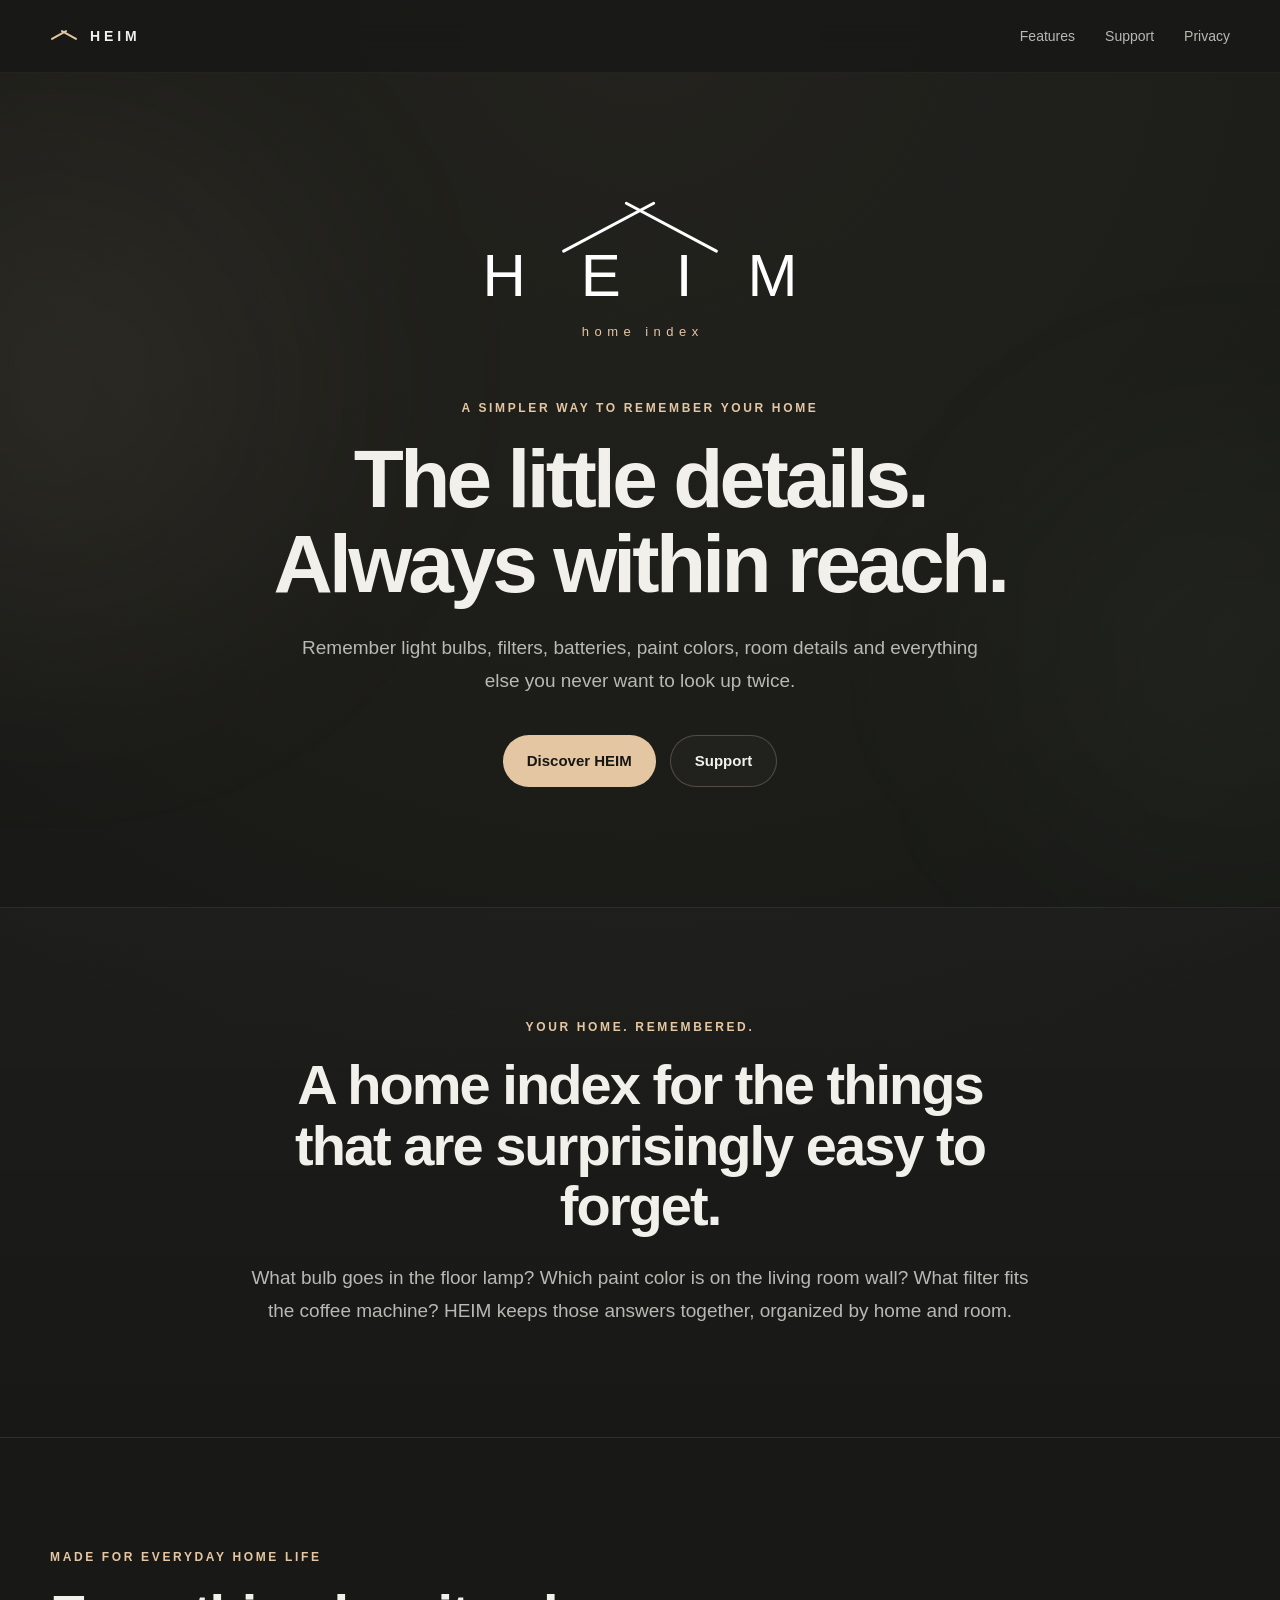
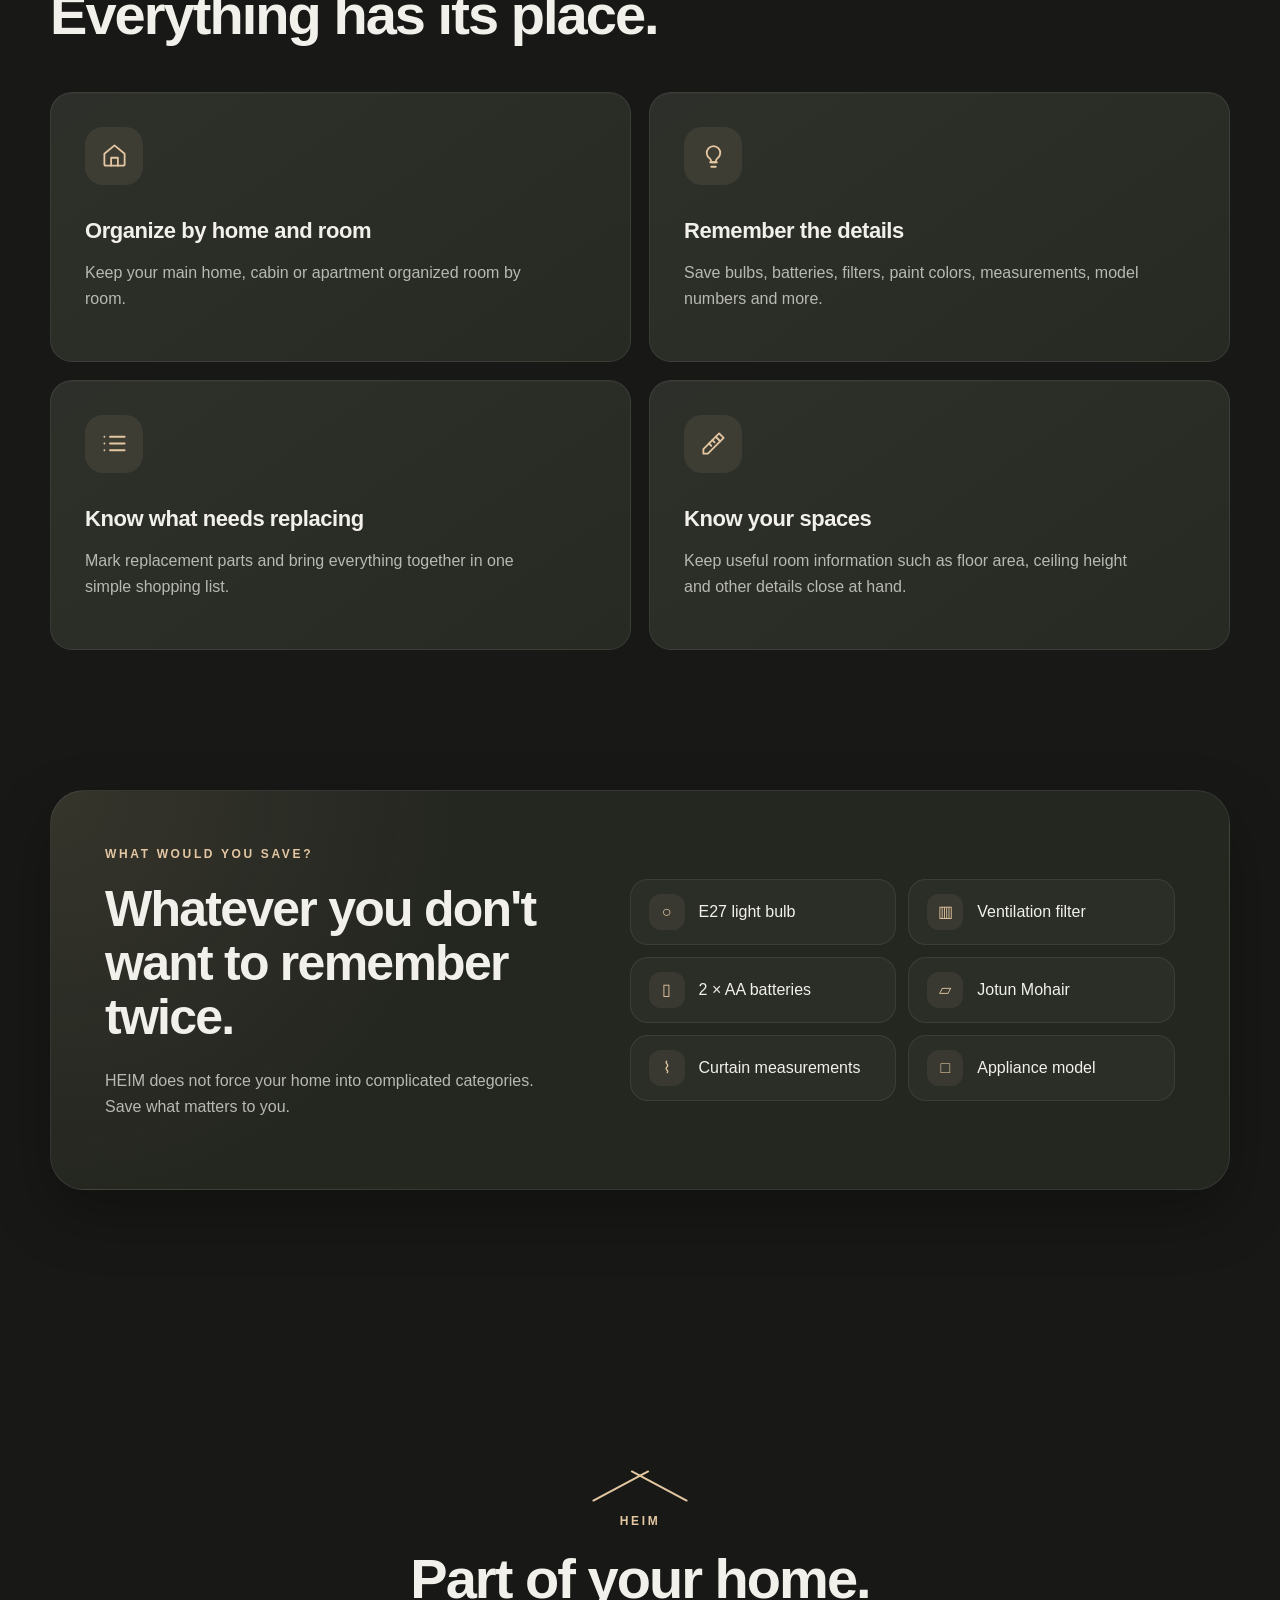
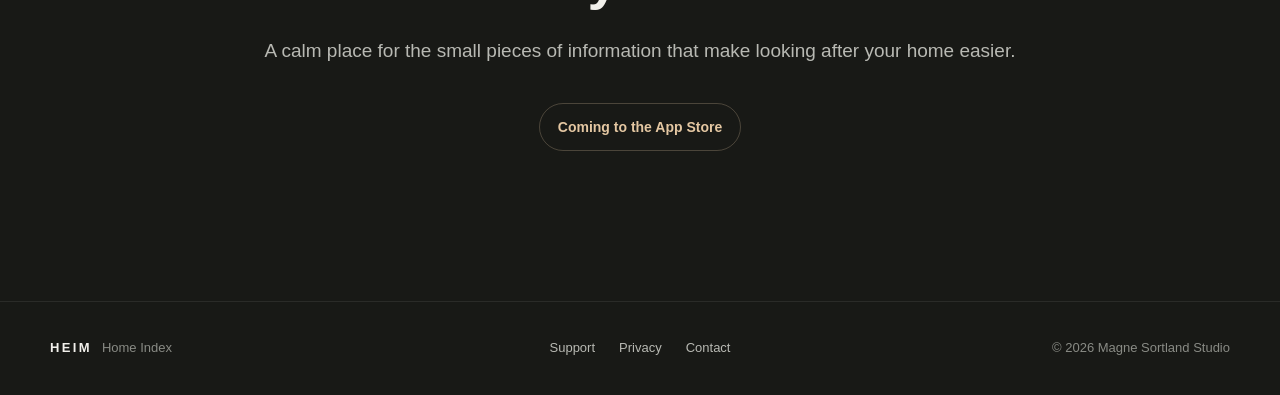
<file: index.html>
<!doctype html>
<html lang="en">
<head>
  <meta charset="UTF-8" />
  <meta name="viewport" content="width=device-width, initial-scale=1.0" />

  <title>HEIM – Home Index</title>

  <meta
    name="description"
    content="HEIM is a simple home index for remembering the little details that keep your home running smoothly."
  />

  <link rel="stylesheet" href="styles.css" />
</head>

<body>

  <!-- =====================================================
       NAVIGATION
  ====================================================== -->

  <header class="site-header">
    <div class="container nav-inner">

      <a href="index.html" class="nav-brand" aria-label="HEIM home">
        <div class="mini-logo">
          <span class="mini-roof"></span>
          <span class="mini-word">HEIM</span>
        </div>
      </a>

      <nav class="nav-links">
        <a href="#features">Features</a>
        <a href="support.html">Support</a>
        <a href="privacy.html">Privacy</a>
      </nav>

    </div>
  </header>


  <main>

    <!-- =====================================================
         HERO
    ====================================================== -->

    <section class="hero">

      <div class="hero-glow hero-glow-one"></div>
      <div class="hero-glow hero-glow-two"></div>

      <div class="container hero-inner">

        <div class="heim-logo hero-logo">
          <div class="roof-mark"></div>

          <div class="heim-word">
            H E I M
          </div>

          <div class="heim-subtitle">
            home index
          </div>
        </div>

        <p class="eyebrow">
          A simpler way to remember your home
        </p>

        <h1>
          The little details.<br />
          Always within reach.
        </h1>

        <p class="hero-copy">
          Remember light bulbs, filters, batteries, paint colors,
          room details and everything else you never want to look up twice.
        </p>

        <div class="hero-actions">
          <a href="#features" class="button button-primary">
            Discover HEIM
          </a>

          <a href="support.html" class="button button-secondary">
            Support
          </a>
        </div>

      </div>

    </section>


    <!-- =====================================================
         INTRO
    ====================================================== -->

    <section class="section intro-section">
      <div class="container narrow">

        <p class="section-kicker">Your home. Remembered.</p>

        <h2>
          A home index for the things that are surprisingly easy to forget.
        </h2>

        <p class="large-copy">
          What bulb goes in the floor lamp? Which paint color is on the
          living room wall? What filter fits the coffee machine?
          HEIM keeps those answers together, organized by home and room.
        </p>

      </div>
    </section>


    <!-- =====================================================
         FEATURES
    ====================================================== -->

    <section class="section" id="features">

      <div class="container">

        <div class="section-heading">
          <div>
            <p class="section-kicker">Made for everyday home life</p>
            <h2>Everything has its place.</h2>
          </div>
        </div>


        <div class="feature-grid">

          <!-- CARD 1 -->

          <article class="feature-card">

            <div class="feature-icon icon-home">
              <svg
                viewBox="0 0 24 24"
                aria-hidden="true"
              >
                <path d="M3 10.5 12 3l9 7.5v9a1.5 1.5 0 0 1-1.5 1.5h-15A1.5 1.5 0 0 1 3 19.5z"/>
                <path d="M9 21v-7h6v7"/>
              </svg>
            </div>

            <h3>Organize by home and room</h3>

            <p>
              Keep your main home, cabin or apartment organized
              room by room.
            </p>

          </article>


          <!-- CARD 2 -->

          <article class="feature-card">

            <div class="feature-icon icon-bulb">
              <svg
                viewBox="0 0 24 24"
                aria-hidden="true"
              >
                <path d="M9 18h6"/>
                <path d="M10 22h4"/>
                <path d="M8.5 14.5A6 6 0 1 1 15.5 14.5C14.4 15.3 14 16 14 18h-4c0-2-.4-2.7-1.5-3.5z"/>
              </svg>
            </div>

            <h3>Remember the details</h3>

            <p>
              Save bulbs, batteries, filters, paint colors,
              measurements, model numbers and more.
            </p>

          </article>


          <!-- CARD 3 -->

          <article class="feature-card">

            <div class="feature-icon icon-list">
              <svg
                viewBox="0 0 24 24"
                aria-hidden="true"
              >
                <path d="M8 6h13"/>
                <path d="M8 12h13"/>
                <path d="M8 18h13"/>
                <path d="M3 6h.01"/>
                <path d="M3 12h.01"/>
                <path d="M3 18h.01"/>
              </svg>
            </div>

            <h3>Know what needs replacing</h3>

            <p>
              Mark replacement parts and bring everything together
              in one simple shopping list.
            </p>

          </article>


          <!-- CARD 4 -->

          <article class="feature-card">

            <div class="feature-icon icon-ruler">
              <svg
                viewBox="0 0 24 24"
                aria-hidden="true"
              >
                <path d="m3 17 14-14 4 4L7 21H3z"/>
                <path d="m14 6 4 4"/>
                <path d="m11 9 2 2"/>
                <path d="m8 12 2 2"/>
              </svg>
            </div>

            <h3>Know your spaces</h3>

            <p>
              Keep useful room information such as floor area,
              ceiling height and other details close at hand.
            </p>

          </article>

        </div>
      </div>
    </section>


    <!-- =====================================================
         EXAMPLES
    ====================================================== -->

    <section class="section examples-section">

      <div class="container">

        <div class="examples-panel">

          <div class="examples-copy">
            <p class="section-kicker">What would you save?</p>

            <h2>
              Whatever you don't want to remember twice.
            </h2>

            <p>
              HEIM does not force your home into complicated categories.
              Save what matters to you.
            </p>
          </div>


          <div class="example-tags">

            <div class="example-tag">
              <span class="tag-icon">○</span>
              E27 light bulb
            </div>

            <div class="example-tag">
              <span class="tag-icon">▥</span>
              Ventilation filter
            </div>

            <div class="example-tag">
              <span class="tag-icon">▯</span>
              2 × AA batteries
            </div>

            <div class="example-tag">
              <span class="tag-icon">▱</span>
              Jotun Mohair
            </div>

            <div class="example-tag">
              <span class="tag-icon">⌇</span>
              Curtain measurements
            </div>

            <div class="example-tag">
              <span class="tag-icon">□</span>
              Appliance model
            </div>

          </div>

        </div>

      </div>

    </section>


    <!-- =====================================================
         FINAL CTA
    ====================================================== -->

    <section class="section final-section">

      <div class="container narrow">

        <div class="roof-decoration"></div>

        <p class="section-kicker">HEIM</p>

        <h2>
          Part of your home.
        </h2>

        <p class="large-copy">
          A calm place for the small pieces of information
          that make looking after your home easier.
        </p>

        <div class="coming-soon">
          Coming to the App Store
        </div>

      </div>

    </section>

  </main>


  <!-- =====================================================
       FOOTER
  ====================================================== -->

  <footer class="site-footer">

    <div class="container footer-inner">

      <div>
        <strong>HEIM</strong>
        <span>Home Index</span>
      </div>

      <div class="footer-links">
        <a href="support.html">Support</a>
        <a href="privacy.html">Privacy</a>
        <a href="mailto:magne.sortland.studio@gmail.com">
          Contact
        </a>
      </div>

      <p class="copyright">
        © 2026 Magne Sortland Studio
      </p>

    </div>

  </footer>

</body>
</html>
</file>
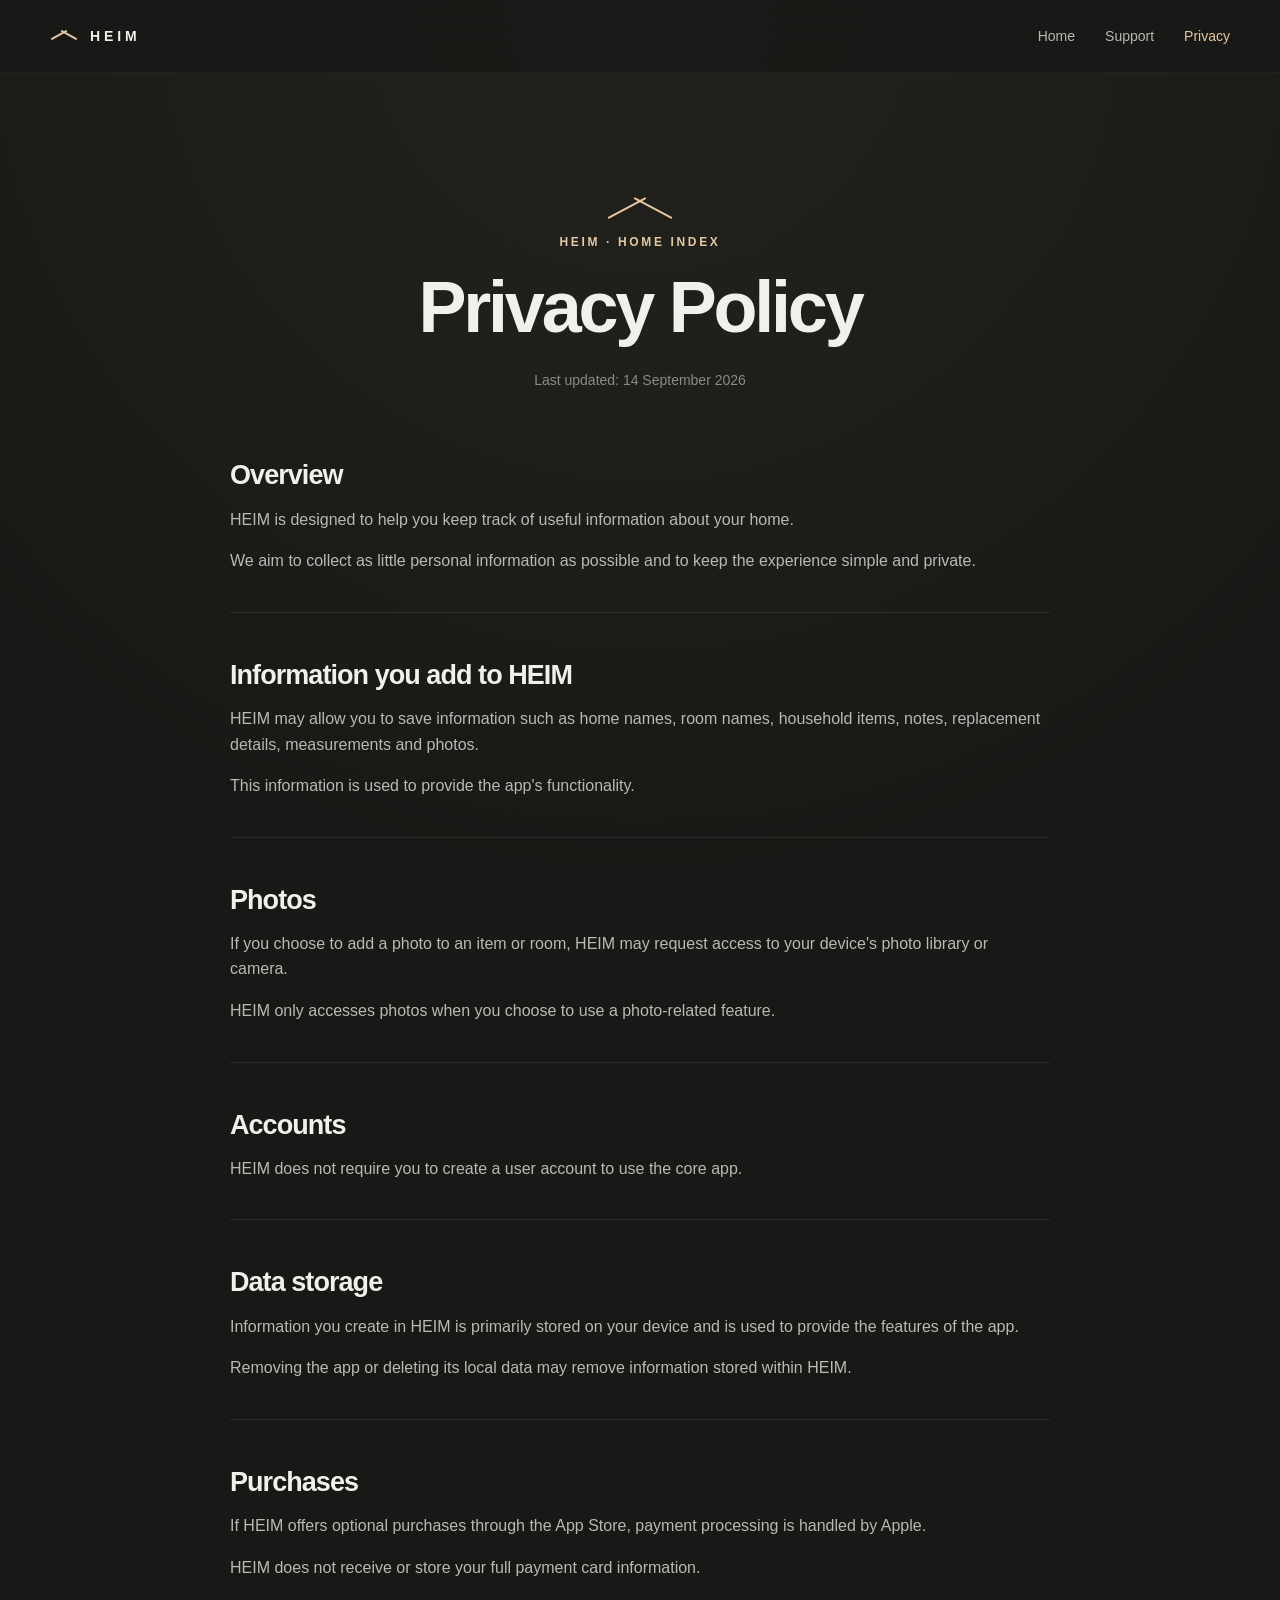
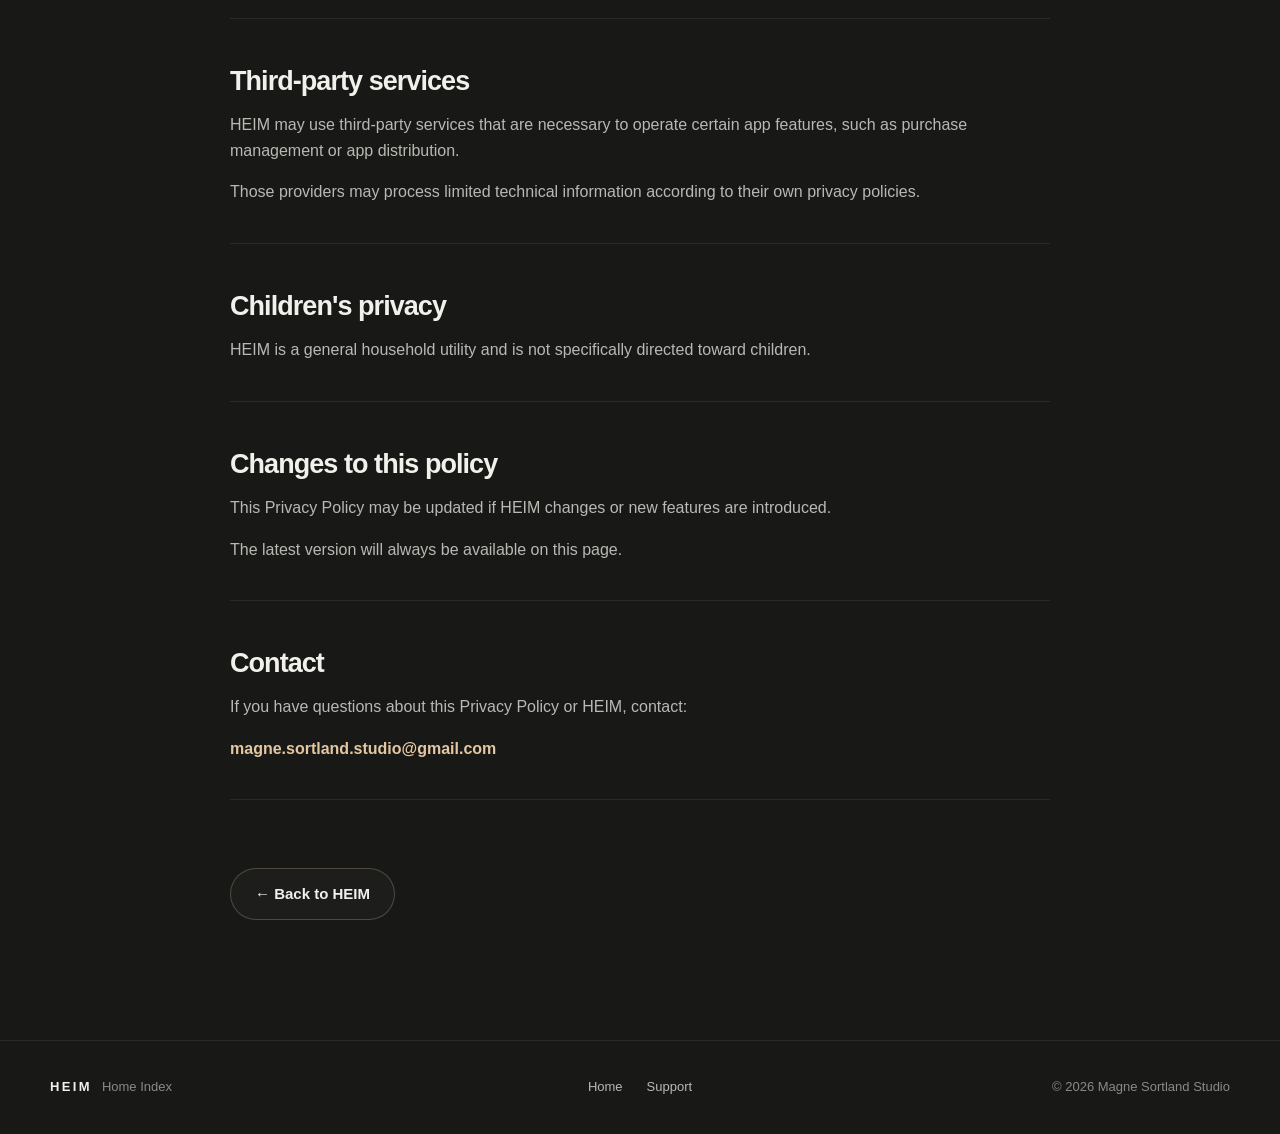
<file: privacy.html>
<!doctype html>
<html lang="en">
<head>
  <meta charset="UTF-8" />
  <meta name="viewport" content="width=device-width, initial-scale=1.0" />

  <title>Privacy Policy – HEIM</title>

  <meta
    name="description"
    content="Privacy Policy for HEIM – Home Index."
  />

  <link rel="stylesheet" href="styles.css" />
</head>

<body>

  <!-- =====================================================
       NAVIGATION
  ====================================================== -->

  <header class="site-header">
    <div class="container nav-inner">

      <a href="index.html" class="nav-brand" aria-label="HEIM home">
        <div class="mini-logo">
          <span class="mini-roof"></span>
          <span class="mini-word">HEIM</span>
        </div>
      </a>

      <nav class="nav-links">
        <a href="index.html">Home</a>
        <a href="support.html">Support</a>
        <a href="privacy.html" class="active">Privacy</a>
      </nav>

    </div>
  </header>


  <main class="legal-page">

    <div class="container legal-container">

      <div class="legal-header">

        <div class="small-roof"></div>

        <p class="section-kicker">HEIM · Home Index</p>

        <h1>Privacy Policy</h1>

        <p class="legal-date">
          Last updated: 14 September 2026
        </p>

      </div>


      <div class="legal-content">

        <section>
          <h2>Overview</h2>

          <p>
            HEIM is designed to help you keep track of useful
            information about your home.
          </p>

          <p>
            We aim to collect as little personal information as
            possible and to keep the experience simple and private.
          </p>
        </section>


        <section>
          <h2>Information you add to HEIM</h2>

          <p>
            HEIM may allow you to save information such as home names,
            room names, household items, notes, replacement details,
            measurements and photos.
          </p>

          <p>
            This information is used to provide the app's functionality.
          </p>
        </section>


        <section>
          <h2>Photos</h2>

          <p>
            If you choose to add a photo to an item or room, HEIM may
            request access to your device's photo library or camera.
          </p>

          <p>
            HEIM only accesses photos when you choose to use a
            photo-related feature.
          </p>
        </section>


        <section>
          <h2>Accounts</h2>

          <p>
            HEIM does not require you to create a user account to use
            the core app.
          </p>
        </section>


        <section>
          <h2>Data storage</h2>

          <p>
            Information you create in HEIM is primarily stored on your
            device and is used to provide the features of the app.
          </p>

          <p>
            Removing the app or deleting its local data may remove
            information stored within HEIM.
          </p>
        </section>


        <section>
          <h2>Purchases</h2>

          <p>
            If HEIM offers optional purchases through the App Store,
            payment processing is handled by Apple.
          </p>

          <p>
            HEIM does not receive or store your full payment card
            information.
          </p>
        </section>


        <section>
          <h2>Third-party services</h2>

          <p>
            HEIM may use third-party services that are necessary to
            operate certain app features, such as purchase management
            or app distribution.
          </p>

          <p>
            Those providers may process limited technical information
            according to their own privacy policies.
          </p>
        </section>


        <section>
          <h2>Children's privacy</h2>

          <p>
            HEIM is a general household utility and is not specifically
            directed toward children.
          </p>
        </section>


        <section>
          <h2>Changes to this policy</h2>

          <p>
            This Privacy Policy may be updated if HEIM changes or new
            features are introduced.
          </p>

          <p>
            The latest version will always be available on this page.
          </p>
        </section>


        <section>
          <h2>Contact</h2>

          <p>
            If you have questions about this Privacy Policy or HEIM,
            contact:
          </p>

          <a
            class="contact-link"
            href="mailto:magne.sortland.studio@gmail.com"
          >
            magne.sortland.studio@gmail.com
          </a>
        </section>


        <div class="legal-back">
          <a href="index.html" class="button button-secondary">
            ← Back to HEIM
          </a>
        </div>

      </div>

    </div>

  </main>


  <footer class="site-footer">

    <div class="container footer-inner">

      <div>
        <strong>HEIM</strong>
        <span>Home Index</span>
      </div>

      <div class="footer-links">
        <a href="index.html">Home</a>
        <a href="support.html">Support</a>
      </div>

      <p class="copyright">
        © 2026 Magne Sortland Studio
      </p>

    </div>

  </footer>

</body>
</html>
</file>
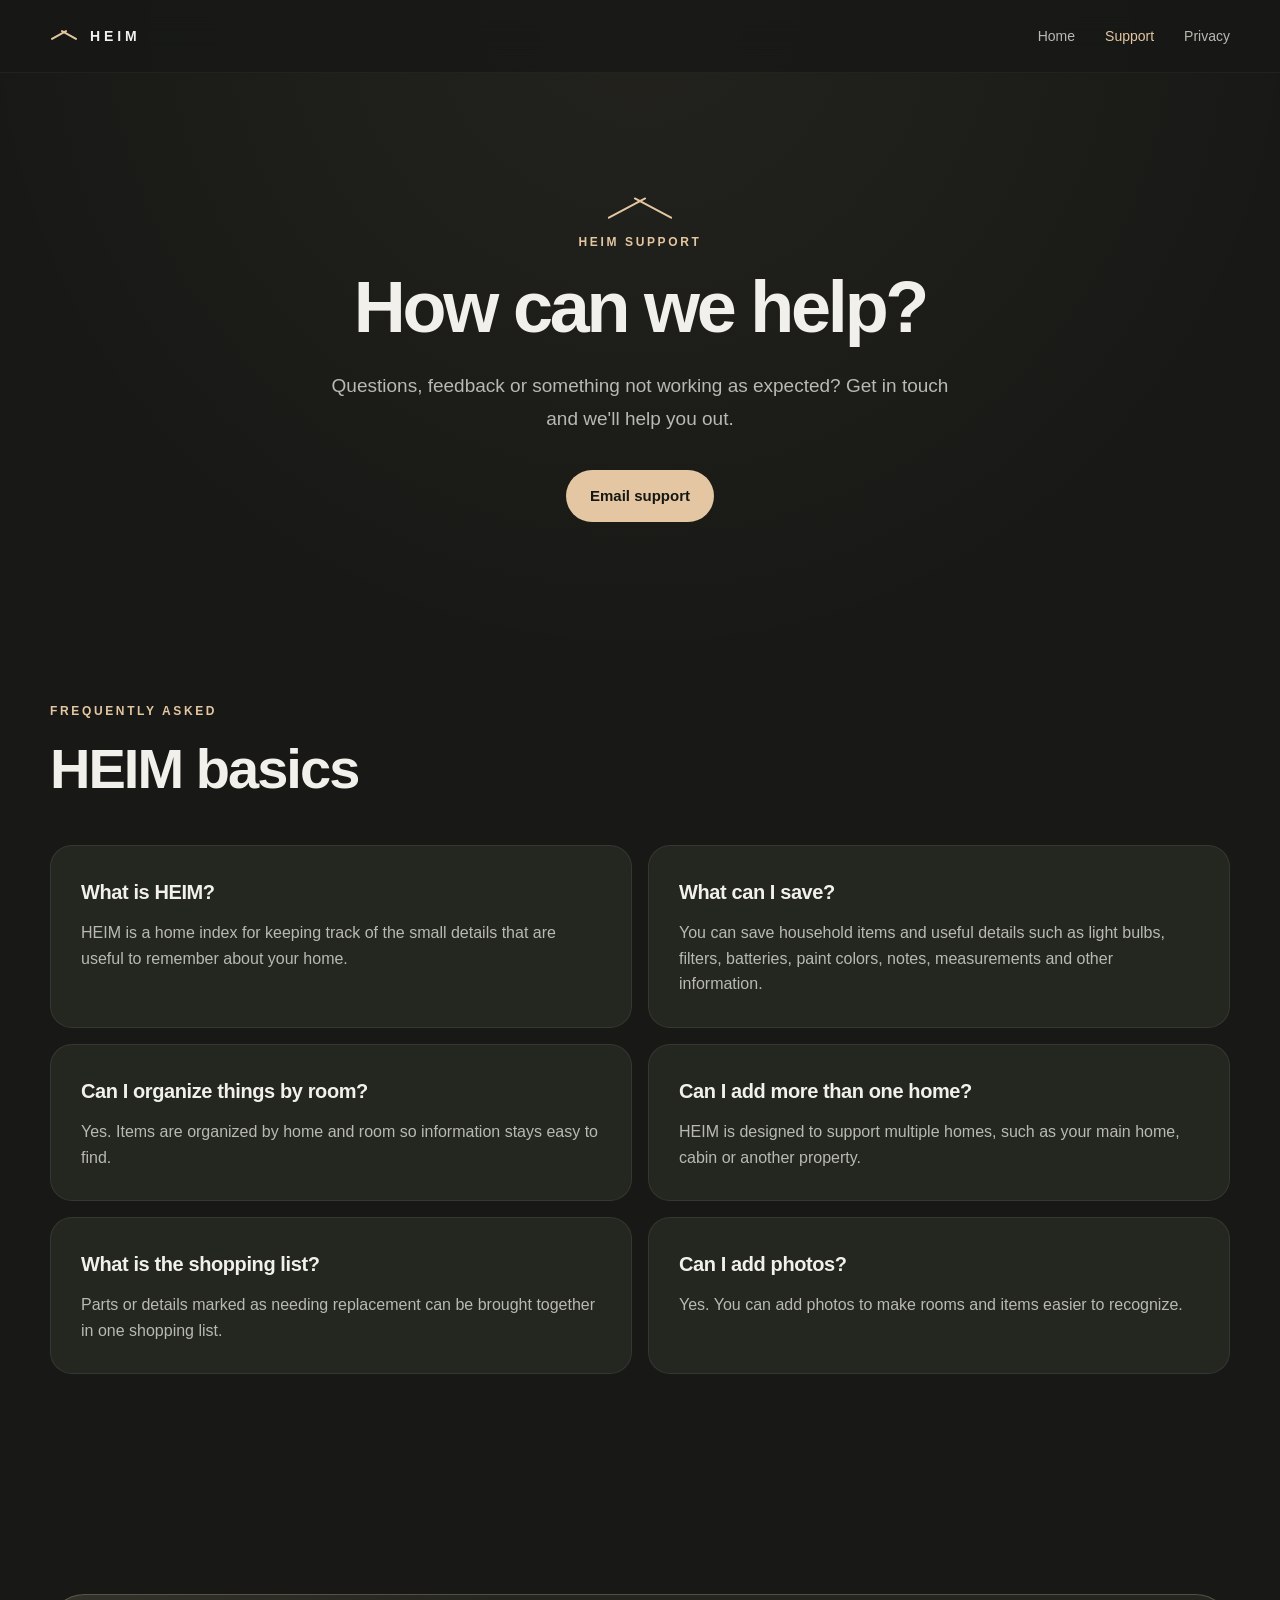
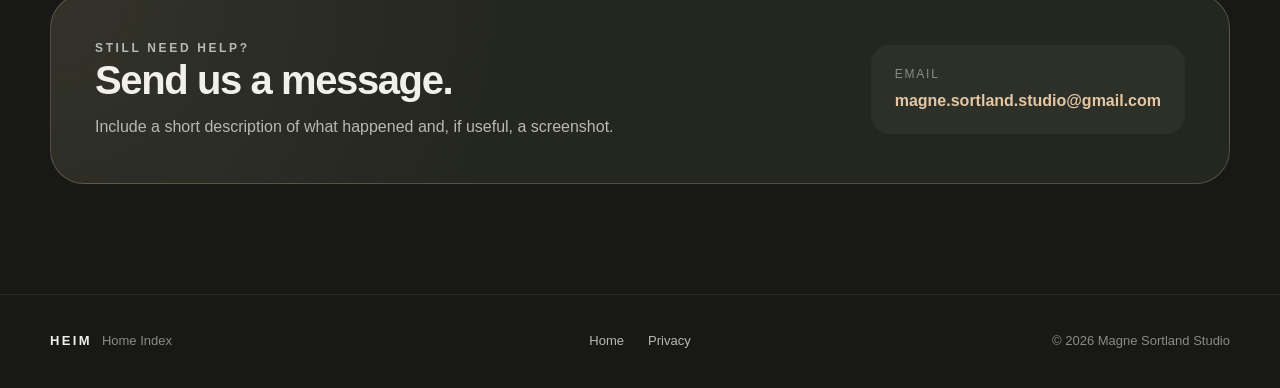
<file: support.html>
<!doctype html>
<html lang="en">
<head>
  <meta charset="UTF-8" />
  <meta name="viewport" content="width=device-width, initial-scale=1.0" />

  <title>Support – HEIM</title>

  <meta
    name="description"
    content="Support for HEIM – Home Index."
  />

  <link rel="stylesheet" href="styles.css" />
</head>

<body>

  <!-- =====================================================
       NAVIGATION
  ====================================================== -->

  <header class="site-header">
    <div class="container nav-inner">

      <a href="index.html" class="nav-brand" aria-label="HEIM home">
        <div class="mini-logo">
          <span class="mini-roof"></span>
          <span class="mini-word">HEIM</span>
        </div>
      </a>

      <nav class="nav-links">
        <a href="index.html">Home</a>
        <a href="support.html" class="active">Support</a>
        <a href="privacy.html">Privacy</a>
      </nav>

    </div>
  </header>


  <main class="support-page">

    <section class="support-hero">

      <div class="container narrow">

        <div class="small-roof"></div>

        <p class="section-kicker">
          HEIM Support
        </p>

        <h1>
          How can we help?
        </h1>

        <p class="large-copy">
          Questions, feedback or something not working as expected?
          Get in touch and we'll help you out.
        </p>

        <a
          href="mailto:magne.sortland.studio@gmail.com"
          class="button button-primary"
        >
          Email support
        </a>

      </div>

    </section>


    <!-- =====================================================
         FAQ
    ====================================================== -->

    <section class="section">

      <div class="container">

        <div class="section-heading">
          <div>
            <p class="section-kicker">Frequently asked</p>
            <h2>HEIM basics</h2>
          </div>
        </div>


        <div class="faq-grid">

          <article class="faq-card">
            <h3>What is HEIM?</h3>

            <p>
              HEIM is a home index for keeping track of the small details
              that are useful to remember about your home.
            </p>
          </article>


          <article class="faq-card">
            <h3>What can I save?</h3>

            <p>
              You can save household items and useful details such as
              light bulbs, filters, batteries, paint colors, notes,
              measurements and other information.
            </p>
          </article>


          <article class="faq-card">
            <h3>Can I organize things by room?</h3>

            <p>
              Yes. Items are organized by home and room so information
              stays easy to find.
            </p>
          </article>


          <article class="faq-card">
            <h3>Can I add more than one home?</h3>

            <p>
              HEIM is designed to support multiple homes, such as your
              main home, cabin or another property.
            </p>
          </article>


          <article class="faq-card">
            <h3>What is the shopping list?</h3>

            <p>
              Parts or details marked as needing replacement can be
              brought together in one shopping list.
            </p>
          </article>


          <article class="faq-card">
            <h3>Can I add photos?</h3>

            <p>
              Yes. You can add photos to make rooms and items easier
              to recognize.
            </p>
          </article>

        </div>

      </div>

    </section>


    <!-- =====================================================
         CONTACT
    ====================================================== -->

    <section class="section">

      <div class="container">

        <div class="support-contact-card">

          <div>
            <p class="section-kicker">
              Still need help?
            </p>

            <h2>
              Send us a message.
            </h2>

            <p>
              Include a short description of what happened and,
              if useful, a screenshot.
            </p>
          </div>


          <div class="support-email">
            <span>Email</span>

            <a href="mailto:magne.sortland.studio@gmail.com">
              magne.sortland.studio@gmail.com
            </a>
          </div>

        </div>

      </div>

    </section>

  </main>


  <footer class="site-footer">

    <div class="container footer-inner">

      <div>
        <strong>HEIM</strong>
        <span>Home Index</span>
      </div>

      <div class="footer-links">
        <a href="index.html">Home</a>
        <a href="privacy.html">Privacy</a>
      </div>

      <p class="copyright">
        © 2026 Magne Sortland Studio
      </p>

    </div>

  </footer>

</body>
</html>
</file>
<file: styles.css>
/* =========================================================
   HEIM – HOME INDEX
   Nordic dark theme
========================================================= */

:root {
  --bg: #181916;
  --bg-soft: #1d1e1a;

  --surface: #242620;
  --surface-light: #2d3029;

  --border: rgba(255, 255, 255, 0.08);
  --border-strong: rgba(228, 199, 162, 0.25);

  --text: #f1f0eb;
  --text-soft: #b8b9b3;
  --text-muted: #898b85;

  --accent: #e4c7a2;
  --accent-light: #f0d6b4;
  --accent-dark: #b99a75;

  --green: #bad6a4;
  --coral: #eea89b;

  --max-width: 1180px;

  --radius-sm: 14px;
  --radius-md: 22px;
  --radius-lg: 34px;

  --shadow:
    0 24px 60px rgba(0, 0, 0, 0.28);
}


/* =========================================================
   RESET
========================================================= */

* {
  box-sizing: border-box;
}

html {
  scroll-behavior: smooth;
}

body {
  margin: 0;

  background:
    radial-gradient(
      circle at 50% 0%,
      rgba(228, 199, 162, 0.055),
      transparent 32%
    ),
    var(--bg);

  color: var(--text);

  font-family:
    -apple-system,
    BlinkMacSystemFont,
    "Segoe UI",
    Inter,
    Helvetica,
    Arial,
    sans-serif;

  line-height: 1.6;

  -webkit-font-smoothing: antialiased;
}

a {
  color: inherit;
  text-decoration: none;
}

svg {
  display: block;
}


/* =========================================================
   LAYOUT
========================================================= */

.container {
  width: min(
    calc(100% - 40px),
    var(--max-width)
  );

  margin-inline: auto;
}

.narrow {
  max-width: 780px;
  text-align: center;
}

.section {
  padding: 110px 0;
}


/* =========================================================
   NAVIGATION
========================================================= */

.site-header {
  position: sticky;
  top: 0;
  z-index: 100;

  background: rgba(24, 25, 22, 0.82);

  border-bottom: 1px solid rgba(255, 255, 255, 0.045);

  backdrop-filter: blur(22px);
  -webkit-backdrop-filter: blur(22px);
}

.nav-inner {
  min-height: 72px;

  display: flex;
  align-items: center;
  justify-content: space-between;

  gap: 30px;
}

.nav-brand {
  display: inline-flex;
  align-items: center;
}

.mini-logo {
  display: flex;
  align-items: center;

  gap: 12px;
}

.mini-roof {
  position: relative;

  width: 28px;
  height: 16px;

  display: block;
}

.mini-roof::before,
.mini-roof::after {
  content: "";

  position: absolute;
  top: 6px;

  width: 18px;
  height: 2px;

  background: var(--accent);

  border-radius: 999px;
}

.mini-roof::before {
  left: 0;
  transform: rotate(-29deg);
}

.mini-roof::after {
  right: 0;
  transform: rotate(29deg);
}

.mini-word {
  font-size: 14px;
  font-weight: 700;

  letter-spacing: 0.28em;
}

.nav-links {
  display: flex;
  gap: 30px;

  font-size: 14px;

  color: var(--text-soft);
}

.nav-links a {
  transition:
    color 0.2s ease,
    opacity 0.2s ease;
}

.nav-links a:hover,
.nav-links a.active {
  color: var(--accent);
}


/* =========================================================
   HERO
========================================================= */

.hero {
  position: relative;
  overflow: hidden;

  min-height: 760px;

  display: flex;
  align-items: center;

  padding: 100px 0 120px;
}

.hero-inner {
  position: relative;
  z-index: 2;

  max-width: 820px;

  text-align: center;
}

.hero-glow {
  position: absolute;

  border-radius: 50%;

  filter: blur(120px);

  pointer-events: none;
}

.hero-glow-one {
  width: 500px;
  height: 500px;

  left: -200px;
  top: 60px;

  background: rgba(228, 199, 162, 0.07);
}

.hero-glow-two {
  width: 420px;
  height: 420px;

  right: -160px;
  bottom: 40px;

  background: rgba(186, 214, 164, 0.04);
}


/* =========================================================
   HEIM LOGO
========================================================= */

.heim-logo {
  display: inline-flex;
  flex-direction: column;
  align-items: center;

  margin-bottom: 56px;
}

.roof-mark {
  position: relative;

  width: 180px;
  height: 70px;

  margin-bottom: 3px;
}

.roof-mark::before,
.roof-mark::after {
  content: "";

  position: absolute;
  top: 28px;

  width: 105px;
  height: 3px;

  background: #ffffff;

  border-radius: 999px;
}

.roof-mark::before {
  left: 0;

  transform: rotate(-28deg);
  transform-origin: right center;
}

.roof-mark::after {
  right: 0;

  transform: rotate(28deg);
  transform-origin: left center;
}

.heim-word {
  color: #ffffff;

  font-size: clamp(36px, 6vw, 60px);

  font-weight: 300;

  letter-spacing: 0.32em;

  padding-left: 0.32em;

  line-height: 1;
}

.heim-subtitle {
  margin-top: 16px;

  color: var(--accent);

  font-size: 13px;
  font-weight: 500;

  letter-spacing: 0.42em;

  padding-left: 0.42em;

  text-transform: lowercase;
}


/* =========================================================
   TYPOGRAPHY
========================================================= */

.eyebrow,
.section-kicker {
  margin: 0 0 18px;

  color: var(--accent);

  font-size: 12px;
  font-weight: 700;

  letter-spacing: 0.22em;

  text-transform: uppercase;
}

h1,
h2,
h3,
p {
  margin-top: 0;
}

h1 {
  margin-bottom: 24px;

  font-size: clamp(46px, 7vw, 82px);

  font-weight: 600;

  letter-spacing: -0.045em;

  line-height: 1.04;
}

h2 {
  margin-bottom: 24px;

  font-size: clamp(34px, 4.5vw, 56px);

  font-weight: 600;

  letter-spacing: -0.035em;

  line-height: 1.08;
}

h3 {
  margin-bottom: 12px;

  font-size: 22px;

  font-weight: 600;

  letter-spacing: -0.02em;
}

.hero-copy,
.large-copy {
  color: var(--text-soft);

  font-size: 19px;

  line-height: 1.75;
}

.hero-copy {
  max-width: 680px;

  margin-inline: auto;
  margin-bottom: 38px;
}

.large-copy {
  margin-bottom: 0;
}


/* =========================================================
   BUTTONS
========================================================= */

.hero-actions {
  display: flex;
  justify-content: center;
  flex-wrap: wrap;

  gap: 14px;
}

.button {
  min-height: 52px;

  display: inline-flex;
  align-items: center;
  justify-content: center;

  padding: 0 24px;

  border-radius: 999px;

  font-size: 15px;
  font-weight: 600;

  transition:
    transform 0.2s ease,
    background 0.2s ease,
    border-color 0.2s ease;
}

.button:hover {
  transform: translateY(-2px);
}

.button-primary {
  background: var(--accent);

  color: #161713;
}

.button-primary:hover {
  background: var(--accent-light);
}

.button-secondary {
  border: 1px solid var(--border-strong);

  background: rgba(255, 255, 255, 0.025);

  color: var(--text);
}

.button-secondary:hover {
  border-color: var(--accent);
}


/* =========================================================
   INTRO
========================================================= */

.intro-section {
  border-top: 1px solid var(--border);
  border-bottom: 1px solid var(--border);

  background:
    linear-gradient(
      180deg,
      rgba(255,255,255,0.018),
      transparent
    );
}


/* =========================================================
   SECTION HEADINGS
========================================================= */

.section-heading {
  display: flex;
  align-items: end;
  justify-content: space-between;

  margin-bottom: 46px;
}

.section-heading h2 {
  margin-bottom: 0;
}


/* =========================================================
   FEATURE CARDS
========================================================= */

.feature-grid {
  display: grid;

  grid-template-columns:
    repeat(2, minmax(0, 1fr));

  gap: 18px;
}

.feature-card {
  min-height: 270px;

  padding: 34px;

  border: 1px solid var(--border);

  border-radius: var(--radius-md);

  background:
    linear-gradient(
      145deg,
      rgba(255, 255, 255, 0.045),
      rgba(255, 255, 255, 0.015)
    ),
    var(--surface);

  box-shadow:
    inset 0 1px rgba(255,255,255,0.025);

  transition:
    transform 0.25s ease,
    border-color 0.25s ease,
    background 0.25s ease;
}

.feature-card:hover {
  transform: translateY(-4px);

  border-color: var(--border-strong);

  background:
    linear-gradient(
      145deg,
      rgba(228, 199, 162, 0.055),
      rgba(255, 255, 255, 0.015)
    ),
    var(--surface);
}

.feature-card p {
  max-width: 460px;

  margin-bottom: 0;

  color: var(--text-soft);
}

.feature-icon {
  width: 58px;
  height: 58px;

  display: grid;
  place-items: center;

  margin-bottom: 28px;

  border-radius: 18px;

  background: rgba(228, 199, 162, 0.09);

  color: var(--accent);
}

.feature-icon svg {
  width: 27px;
  height: 27px;

  fill: none;

  stroke: currentColor;
  stroke-width: 1.6;

  stroke-linecap: round;
  stroke-linejoin: round;
}


/* =========================================================
   EXAMPLES
========================================================= */

.examples-section {
  padding-top: 30px;
}

.examples-panel {
  display: grid;

  grid-template-columns: 1fr 1.2fr;

  gap: 70px;

  padding: 54px;

  border: 1px solid var(--border);

  border-radius: var(--radius-lg);

  background:
    radial-gradient(
      circle at 0% 0%,
      rgba(228, 199, 162, 0.09),
      transparent 33%
    ),
    var(--surface);

  box-shadow: var(--shadow);
}

.examples-copy h2 {
  font-size: clamp(34px, 4vw, 50px);
}

.examples-copy p:last-child {
  color: var(--text-soft);
}

.example-tags {
  display: grid;

  grid-template-columns:
    repeat(2, minmax(0, 1fr));

  align-content: center;

  gap: 12px;
}

.example-tag {
  min-height: 66px;

  display: flex;
  align-items: center;

  gap: 14px;

  padding: 14px 18px;

  border: 1px solid var(--border);

  border-radius: 18px;

  background: rgba(255,255,255,0.035);

  color: var(--text);
}

.tag-icon {
  width: 36px;
  height: 36px;

  display: grid;
  place-items: center;

  flex: 0 0 36px;

  border-radius: 12px;

  background: rgba(228,199,162,0.08);

  color: var(--accent);
}


/* =========================================================
   FINAL SECTION
========================================================= */

.final-section {
  padding-top: 150px;
  padding-bottom: 150px;
}

.roof-decoration,
.small-roof {
  position: relative;

  margin-inline: auto;
}

.roof-decoration {
  width: 110px;
  height: 50px;

  margin-bottom: 12px;
}

.small-roof {
  width: 74px;
  height: 34px;

  margin-bottom: 16px;
}

.roof-decoration::before,
.roof-decoration::after,
.small-roof::before,
.small-roof::after {
  content: "";

  position: absolute;

  height: 2px;

  background: var(--accent);

  border-radius: 999px;
}

.roof-decoration::before,
.roof-decoration::after {
  top: 20px;

  width: 64px;
}

.small-roof::before,
.small-roof::after {
  top: 14px;

  width: 43px;
}

.roof-decoration::before,
.small-roof::before {
  left: 0;

  transform: rotate(-28deg);
  transform-origin: right center;
}

.roof-decoration::after,
.small-roof::after {
  right: 0;

  transform: rotate(28deg);
  transform-origin: left center;
}

.coming-soon {
  display: inline-flex;

  margin-top: 36px;

  padding: 12px 18px;

  border: 1px solid var(--border-strong);

  border-radius: 999px;

  color: var(--accent);

  font-size: 14px;
  font-weight: 600;
}


/* =========================================================
   LEGAL / PRIVACY
========================================================= */

.legal-page,
.support-page {
  min-height: 70vh;
}

.legal-container {
  max-width: 820px;

  padding-top: 110px;
  padding-bottom: 120px;
}

.legal-header {
  margin-bottom: 70px;

  text-align: center;
}

.legal-header h1,
.support-hero h1 {
  font-size: clamp(44px, 7vw, 72px);
}

.legal-date {
  color: var(--text-muted);

  font-size: 14px;
}

.legal-content {
  display: flex;
  flex-direction: column;

  gap: 48px;
}

.legal-content section {
  padding-bottom: 38px;

  border-bottom: 1px solid var(--border);
}

.legal-content h2 {
  margin-bottom: 16px;

  font-size: 27px;
}

.legal-content p {
  color: var(--text-soft);
}

.legal-content p:last-child {
  margin-bottom: 0;
}

.contact-link {
  display: inline-block;

  color: var(--accent);

  font-weight: 600;
}

.contact-link:hover {
  text-decoration: underline;
}

.legal-back {
  padding-top: 20px;
}


/* =========================================================
   SUPPORT
========================================================= */

.support-hero {
  padding: 110px 0 70px;

  text-align: center;
}

.support-hero .large-copy {
  max-width: 650px;

  margin: 0 auto 34px;
}

.faq-grid {
  display: grid;

  grid-template-columns:
    repeat(2, minmax(0, 1fr));

  gap: 16px;
}

.faq-card {
  padding: 30px;

  border: 1px solid var(--border);

  border-radius: var(--radius-md);

  background: var(--surface);
}

.faq-card h3 {
  font-size: 20px;
}

.faq-card p {
  margin-bottom: 0;

  color: var(--text-soft);
}

.support-contact-card {
  display: grid;

  grid-template-columns: 1fr auto;

  align-items: center;

  gap: 40px;

  padding: 44px;

  border: 1px solid var(--border-strong);

  border-radius: var(--radius-lg);

  background:
    radial-gradient(
      circle at 0% 0%,
      rgba(228,199,162,0.08),
      transparent 38%
    ),
    var(--surface);
}

.support-contact-card h2 {
  margin-bottom: 12px;

  font-size: 40px;
}

.support-contact-card p {
  margin-bottom: 0;

  color: var(--text-soft);
}

.support-email {
  min-width: 310px;

  padding: 20px 24px;

  border-radius: 18px;

  background: rgba(255,255,255,0.04);
}

.support-email span {
  display: block;

  margin-bottom: 4px;

  color: var(--text-muted);

  font-size: 12px;

  text-transform: uppercase;

  letter-spacing: 0.15em;
}

.support-email a {
  color: var(--accent);

  font-weight: 600;
}


/* =========================================================
   FOOTER
========================================================= */

.site-footer {
  border-top: 1px solid var(--border);

  padding: 36px 0;

  color: var(--text-soft);
}

.footer-inner {
  display: grid;

  grid-template-columns: 1fr auto 1fr;

  align-items: center;

  gap: 30px;

  font-size: 13px;
}

.footer-inner > div:first-child {
  display: flex;
  align-items: baseline;

  gap: 10px;
}

.footer-inner strong {
  color: var(--text);

  letter-spacing: 0.18em;
}

.footer-inner span {
  color: var(--text-muted);
}

.footer-links {
  display: flex;

  gap: 24px;
}

.footer-links a:hover {
  color: var(--accent);
}

.copyright {
  margin: 0;

  text-align: right;

  color: var(--text-muted);
}


/* =========================================================
   MOBILE
========================================================= */

@media (max-width: 800px) {

  .container {
    width: min(
      calc(100% - 28px),
      var(--max-width)
    );
  }

  .section {
    padding: 78px 0;
  }

  .nav-inner {
    min-height: 64px;
  }

  .nav-links {
    gap: 16px;

    font-size: 13px;
  }

  .hero {
    min-height: auto;

    padding-top: 86px;
    padding-bottom: 90px;
  }

  .hero-logo {
    margin-bottom: 44px;
  }

  .roof-mark {
    width: 140px;
    height: 58px;
  }

  .roof-mark::before,
  .roof-mark::after {
    width: 82px;

    top: 24px;
  }

  .hero-copy,
  .large-copy {
    font-size: 17px;
  }

  .feature-grid,
  .faq-grid {
    grid-template-columns: 1fr;
  }

  .feature-card {
    min-height: auto;

    padding: 28px;
  }

  .examples-panel {
    grid-template-columns: 1fr;

    gap: 32px;

    padding: 30px;
  }

  .example-tags {
    grid-template-columns: 1fr;
  }

  .support-contact-card {
    grid-template-columns: 1fr;

    padding: 30px;
  }

  .support-email {
    min-width: 0;
    width: 100%;
  }

  .footer-inner {
    grid-template-columns: 1fr;

    text-align: center;
  }

  .footer-inner > div:first-child,
  .footer-links {
    justify-content: center;
  }

  .copyright {
    text-align: center;
  }

}


@media (max-width: 520px) {

  .mini-word {
    font-size: 12px;
  }

  .nav-links a:first-child {
    display: none;
  }

  h1 {
    font-size: 46px;
  }

  h2 {
    font-size: 36px;
  }

  .hero-actions {
    flex-direction: column;
  }

  .hero-actions .button {
    width: 100%;
  }

  .heim-word {
    font-size: 40px;
  }

  .heim-subtitle {
    font-size: 11px;
  }

  .support-contact-card h2 {
    font-size: 34px;
  }

}
</file>
